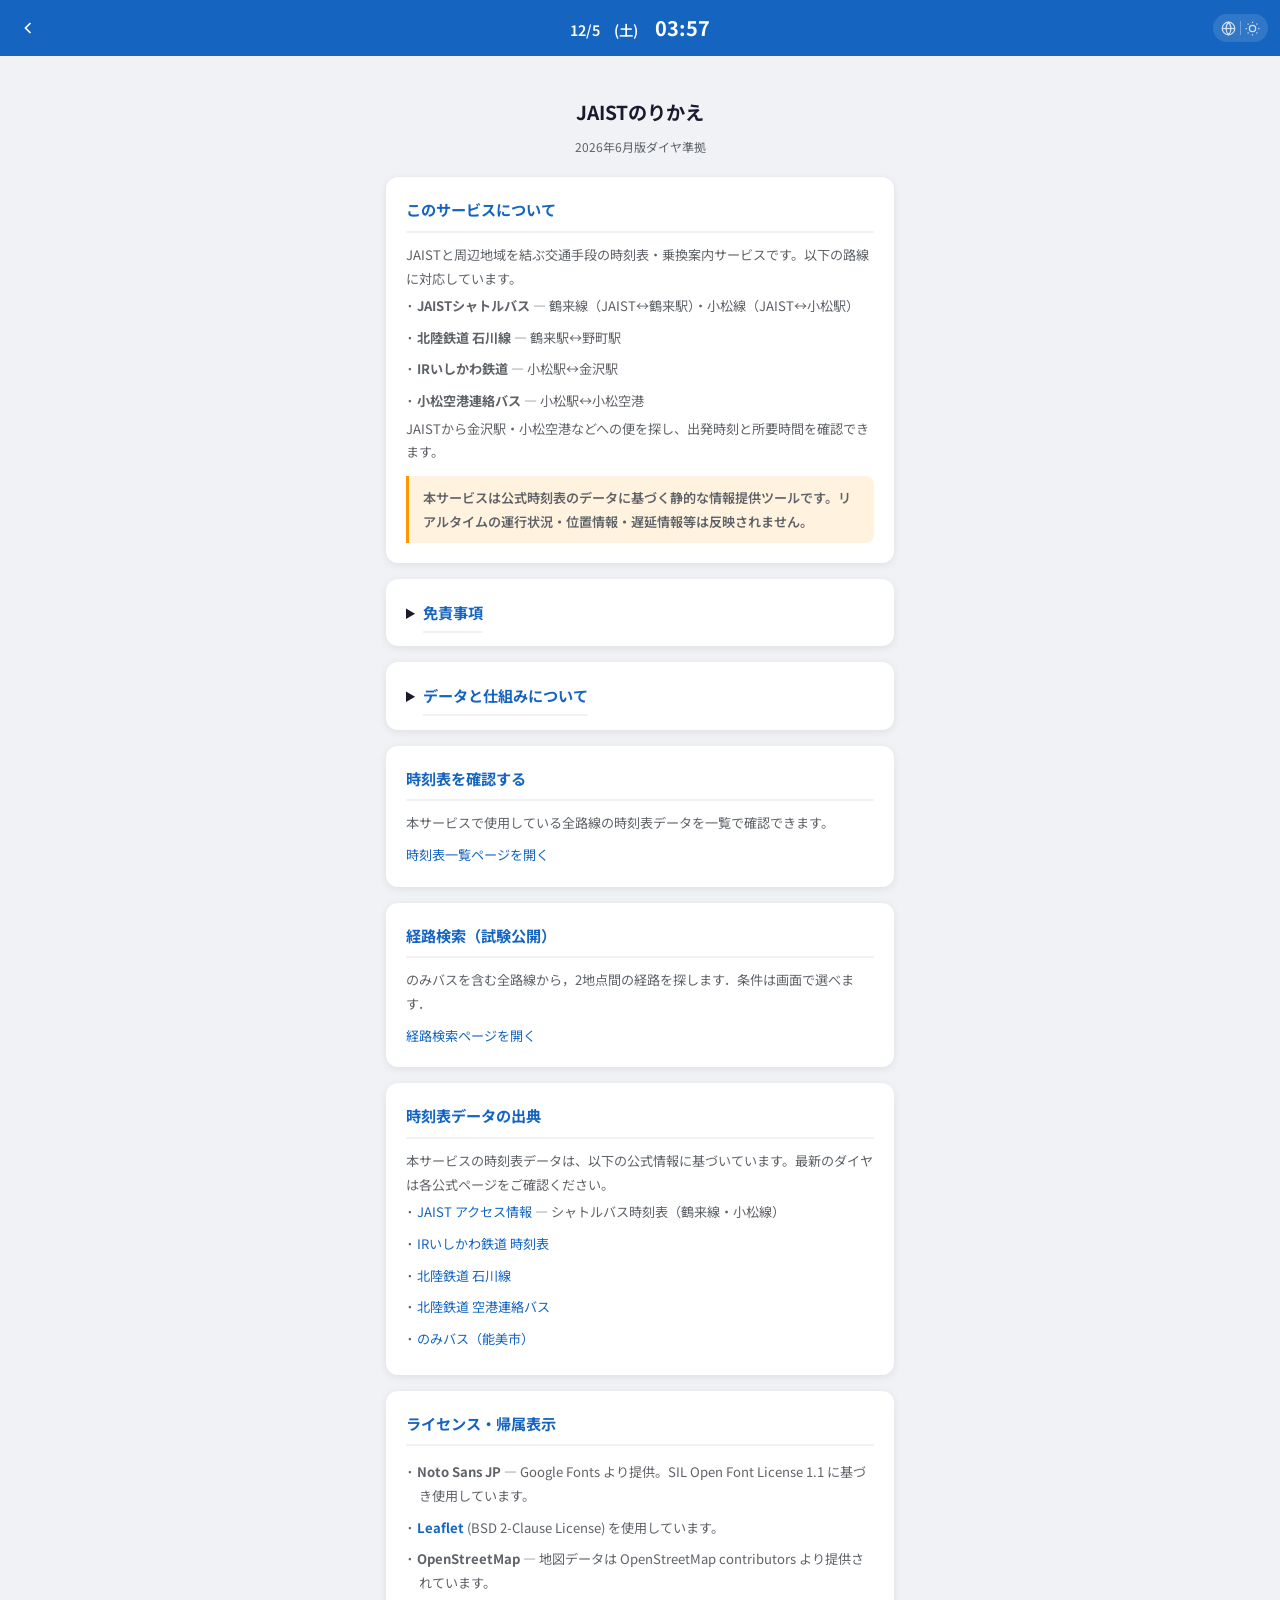
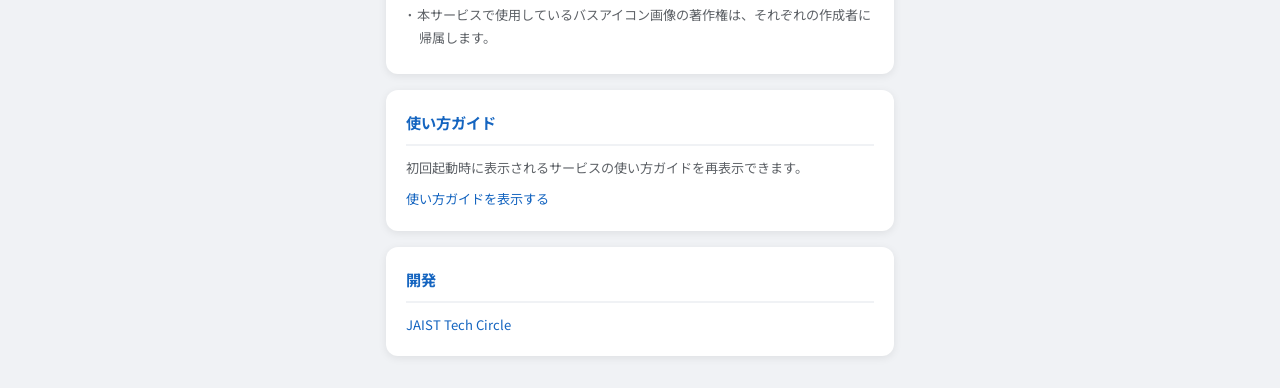
<file: public/about.html>
<!DOCTYPE html>
<html lang="ja" data-i18n-title="about.title">
<head>
<meta charset="UTF-8">
<meta name="viewport" content="width=device-width, initial-scale=1.0">
<title>このサービスについて - JAISTのりかえ</title>
<link rel="icon" type="image/png" href="favicon.png">
<link rel="preconnect" href="https://fonts.googleapis.com">
<link href="https://fonts.googleapis.com/css2?family=Noto+Sans+JP:wght@400;500;600;700&display=swap" rel="stylesheet">
<style>
*,*::before,*::after{box-sizing:border-box;margin:0;padding:0}
:root{
  --primary:#1565C0;
  --bg:#F0F2F5;
  --card:#FFFFFF;
  --text:#1A1A2E;
  --text-secondary:#5F6368;
  --border:#E0E0E0;
  --shadow:0 2px 8px rgba(0,0,0,0.08);
  --radius:12px;
  --header-height:56px;
}
html{font-size:16px}
body{
  font-family:'Noto Sans JP',sans-serif;
  background:var(--bg);
  color:var(--text);
  line-height:1.7;
  min-height:100dvh;
}
button{font-family:inherit;border:none;cursor:pointer;background:none}
header{
  height:var(--header-height);
  background:var(--primary);
  color:#fff;
  display:flex;
  align-items:center;
  padding:0 12px;
  position:sticky;
  top:0;
  z-index:10;
}
.header-side{display:flex;align-items:center;gap:6px;flex:1}
.header-right{justify-content:flex-end}
.header-center{
  display:flex;align-items:baseline;gap:4px;
  font-size:0.9rem;font-weight:600;
  font-variant-numeric:tabular-nums;
  flex-shrink:0;white-space:nowrap;
}
.header-center .header-time{font-size:1.25rem;font-weight:700;margin-left:4px}
.header-center #header-dow{display:inline-block;width:3em;text-align:center}
.back-btn{
  display:flex;align-items:center;justify-content:center;
  width:32px;height:32px;border-radius:50%;transition:background 0.2s;
  color:#fff;text-decoration:none;
}
.back-btn:hover{background:rgba(255,255,255,0.15)}
.back-btn svg{width:20px;height:20px}
.settings-dropdown{position:relative;flex-shrink:0}
.settings-dropdown-btn{
  color:#fff;opacity:0.8;background:rgba(255,255,255,0.15);
  padding:4px 8px;border-radius:14px;display:flex;align-items:center;gap:4px;
  height:28px;transition:opacity 0.2s,background 0.2s;cursor:pointer;
}
.settings-dropdown-btn:hover{opacity:1;background:rgba(255,255,255,0.3)}
.settings-dropdown.open .settings-dropdown-btn{opacity:1;background:rgba(255,255,255,0.3)}
.settings-sep{width:1px;height:14px;background:rgba(255,255,255,0.4);flex-shrink:0}
.settings-icon-moon{display:none}
[data-theme="dark"] .settings-icon-sun{display:none}
[data-theme="dark"] .settings-icon-moon{display:block}
.settings-backdrop{display:none;position:fixed;inset:0;z-index:1050}
.settings-dropdown.open .settings-backdrop{display:block}
.settings-dropdown-menu{
  display:none;position:absolute;top:calc(100% + 8px);right:0;
  background:var(--card);border-radius:12px;box-shadow:0 4px 20px rgba(0,0,0,0.18);
  min-width:160px;z-index:1100;padding:6px 0;animation:settingsDropIn 0.15s ease;
}
.settings-dropdown.open .settings-dropdown-menu{display:block}
@keyframes settingsDropIn{from{opacity:0;transform:translateY(-4px)}to{opacity:1;transform:translateY(0)}}
.settings-group{padding:4px 0}
.settings-group+.settings-group{border-top:1px solid var(--border)}
.settings-group-label{padding:6px 14px 2px;font-size:0.7rem;font-weight:700;color:var(--text-light,#9AA0A6);text-transform:uppercase;letter-spacing:0.5px}
.settings-option{display:flex;align-items:center;gap:8px;width:100%;padding:9px 14px;font-size:0.82rem;font-weight:500;color:var(--text);background:none;cursor:pointer;transition:background 0.12s}
.settings-option:hover{background:var(--bg)}
.settings-check{width:18px;font-size:0.85rem;font-weight:700;color:var(--primary);visibility:hidden;flex-shrink:0}
.settings-option.active .settings-check{visibility:visible}
.settings-option-sub{font-weight:400;color:var(--text-secondary);font-size:0.75rem;margin-left:2px}
.content{max-width:540px;margin:0 auto;padding:16px}
.card{
  background:var(--card);border-radius:var(--radius);
  box-shadow:var(--shadow);padding:20px;margin-bottom:16px;
}
.card h2{
  font-size:0.95rem;font-weight:700;color:var(--primary);
  margin-bottom:10px;padding-bottom:8px;border-bottom:2px solid var(--bg);
}
.card p,.card li{font-size:0.82rem;color:var(--text-secondary);line-height:1.8}
.card ul{list-style:none;padding:0}
.card li{padding:4px 0;padding-left:1em;text-indent:-1em}
.card li::before{content:"\00B7\0020";font-weight:700}
.card a{color:var(--primary);text-decoration:none}
.card a:hover{text-decoration:underline}
.app-name{text-align:center;padding:24px 0 8px;font-size:1.2rem;font-weight:700;color:var(--text)}
.app-version{text-align:center;font-size:0.75rem;color:var(--text-secondary);margin-bottom:20px}
.warn{
  background:#FFF8E1;border-left:3px solid #FFB300;
  padding:12px 16px;border-radius:0 var(--radius) var(--radius) 0;margin-bottom:16px;
}
.warn p{font-size:0.82rem;color:#5D4037;line-height:1.8}
.warn strong{color:#E65100}
.static-notice{
  margin-top:12px;padding:10px 14px;
  background:#FFF3E0;border-left:3px solid #FF9800;
  border-radius:0 8px 8px 0;
  font-size:0.82rem;font-weight:600;color:#E65100;line-height:1.7;
}
[data-theme="dark"] .static-notice{background:#332B00;color:#FFB300;border-left-color:#FFB300}

/* Dark theme */
[data-theme="dark"]{
  --primary:#64B5F6;--bg:#121212;--card:#1E1E1E;
  --text:#E0E0E0;--text-secondary:#9E9E9E;--border:#333;
  --shadow:0 2px 8px rgba(0,0,0,0.3);
}
[data-theme="dark"] header{background:#1A237E}
[data-theme="dark"] .warn{background:#332B00;border-left-color:#FFB300}
[data-theme="dark"] .warn p{color:#FFD54F}
[data-theme="dark"] .warn strong{color:#FFB300}
[data-theme="dark"] details summary h2{color:var(--primary-light,#42A5F5)}
</style>
<script>
(function(){
  var s = localStorage.getItem('theme');
  if (s) document.documentElement.setAttribute('data-theme', s);
  var l = localStorage.getItem('lang');
  if (l) document.documentElement.setAttribute('lang', l);
})();
</script>
</head>
<body>
<header>
  <div class="header-side header-left">
    <a href="index.html" class="back-btn" data-i18n-aria="header.back" aria-label="戻る">
      <svg viewBox="0 0 24 24" fill="none" stroke="currentColor" stroke-width="2"><path d="M15 18l-6-6 6-6"/></svg>
    </a>
  </div>
  <div class="header-center">
    <span id="header-date">--/--</span>
    <span id="header-dow">(-)</span>
    <span class="header-time" id="header-time">--:--</span>
  </div>
  <div class="header-side header-right">
    <div class="settings-dropdown" id="settings-dropdown">
      <div class="settings-backdrop" id="settings-backdrop"></div>
      <button class="settings-dropdown-btn" id="settings-dropdown-btn" aria-label="設定">
        <svg class="settings-icon-lang" viewBox="0 0 24 24" width="15" height="15" fill="none" stroke="currentColor" stroke-width="2"><circle cx="12" cy="12" r="10"/><line x1="2" y1="12" x2="22" y2="12"/><path d="M12 2a15.3 15.3 0 014 10 15.3 15.3 0 01-4 10 15.3 15.3 0 01-4-10 15.3 15.3 0 014-10z"/></svg>
        <span class="settings-sep"></span>
        <svg class="settings-icon-sun" viewBox="0 0 24 24" width="15" height="15" fill="none" stroke="currentColor" stroke-width="2"><circle cx="12" cy="12" r="5"/><path d="M12 1v2M12 21v2M4.22 4.22l1.42 1.42M18.36 18.36l1.42 1.42M1 12h2M21 12h2M4.22 19.78l1.42-1.42M18.36 5.64l1.42-1.42"/></svg>
        <svg class="settings-icon-moon" viewBox="0 0 24 24" width="15" height="15" fill="none" stroke="currentColor" stroke-width="2"><path d="M21 12.79A9 9 0 1 1 11.21 3 7 7 0 0 0 21 12.79z"/></svg>
      </button>
      <div class="settings-dropdown-menu" id="settings-dropdown-menu">
        <div class="settings-group">
          <div class="settings-group-label" data-i18n="settings.language">言語</div>
          <button class="settings-option" data-setting="lang" data-value="ja"><span class="settings-check">✓</span>JA <span class="settings-option-sub">日本語</span></button>
          <button class="settings-option" data-setting="lang" data-value="en"><span class="settings-check">✓</span>EN <span class="settings-option-sub">English</span></button>
        </div>
        <div class="settings-group">
          <div class="settings-group-label" data-i18n="settings.theme">テーマ</div>
          <button class="settings-option" data-setting="theme" data-value="light"><span class="settings-check">✓</span><span data-i18n="settings.light">ライト</span></button>
          <button class="settings-option" data-setting="theme" data-value="dark"><span class="settings-check">✓</span><span data-i18n="settings.dark">ダーク</span></button>
        </div>
      </div>
    </div>
  </div>
</header>

<div class="content">
  <div class="app-name" data-i18n="about.appName">JAISTのりかえ</div>
  <div class="app-version" data-i18n="about.appVersion">2026年6月版ダイヤ準拠</div>

  <div class="card">
    <h2 data-i18n="about.aboutHeading">このサービスについて</h2>
    <p data-i18n="about.aboutText">JAISTと周辺地域を結ぶ交通手段の時刻表・乗換案内サービスです。以下の路線に対応しています。</p>
    <ul>
      <li><strong data-i18n="about.route.shuttle">JAISTシャトルバス</strong> — <span data-i18n="about.route.shuttleDesc">鶴来線（JAIST↔鶴来駅）・小松線（JAIST↔小松駅）</span></li>
      <li><strong data-i18n="about.route.ishikawa">北陸鉄道 石川線</strong> — <span data-i18n="about.route.ishikawaDesc">鶴来駅↔野町駅</span></li>
      <li><strong data-i18n="about.route.ir">IRいしかわ鉄道</strong> — <span data-i18n="about.route.irDesc">小松駅↔金沢駅</span></li>
      <li><strong data-i18n="about.route.limo">小松空港連絡バス</strong> — <span data-i18n="about.route.limoDesc">小松駅↔小松空港</span></li>
    </ul>
    <p data-i18n="about.aboutFooter">JAISTから金沢駅・小松空港などへの便を探し、出発時刻と所要時間を確認できます。</p>
    <p class="static-notice" data-i18n="about.staticNotice">本サービスは公式時刻表のデータに基づく静的な情報提供ツールです。リアルタイムの運行状況・位置情報・遅延情報等は反映されません。</p>
  </div>

  <details class="card">
    <summary><h2 style="display:inline;cursor:pointer" data-i18n="about.disclaimerHeading">免責事項</h2></summary>
    <ul>
      <li data-i18n="about.disclaimer.1">本サービスはJAISTおよび各交通機関（IRいしかわ鉄道・北陸鉄道等）の公式サービスではありません。学生サークルが独自に開発した非公式の情報提供ツールです。</li>
      <li data-i18n="about.disclaimer.2">時刻表データや経路情報には誤りが含まれる可能性があります。内容の正確性・最新性を保証するものではありません。</li>
      <li data-i18n="about.disclaimer.3">本サービスの利用により生じたいかなる損害（乗り遅れ等を含む）についても、開発者は責任を負いかねます。</li>
      <li data-i18n="about.disclaimer.4">正確な運行情報については、各交通機関の公式サイトにてご確認ください。</li>
    </ul>
  </details>

  <details class="card">
    <summary><h2 style="display:inline;cursor:pointer" data-i18n="about.techHeading">データと仕組みについて</h2></summary>
    <ul>
      <li data-i18n="about.tech.static">本サービスは独自のサーバーを持たず、ユーザーデータの収集や送信は行っていません（フォント・地図等の外部サービスとの最低限の通信を除く）。</li>
      <li data-i18n="about.tech.timetable">時刻表データは各交通機関の公式時刻表PDFからプログラムで自動抽出して生成しています。リアルタイムの運行状況・遅延情報等は反映されません。</li>
      <li data-i18n="about.tech.validity">時刻表データには有効期間があり、ダイヤ改正により内容が変わる場合があります。最新のダイヤは各交通機関の公式サイトをご確認ください。</li>
      <li data-i18n="about.tech.airport">小松空港→小松駅の発車時刻は、航空便到着の約15分後・所要約12分として算出した推定値です。</li>
      <li data-i18n="about.tech.transfer">乗換検索では乗換駅ごとに設定された乗換時間（1〜5分）を用いて計算しています。実際の乗換には余裕をもって移動することをお勧めします。</li>
      <li data-i18n="about.tech.latestConn">乗換がある経路では、乗換駅での待ち時間が短くなるよう、できるだけ遅い便を表示します。余裕がほしいときは早めの便をお選びください。</li>
      <li data-i18n="about.tech.map">マップ上の経路やバス停・駅の位置は推測に基づいており、正確な位置を保証するものではありません。</li>
      <li data-i18n="about.tech.storage">お気に入りルートや表示設定（テーマ・言語）はお使いのブラウザに保存されます。ブラウザのサイトデータを削除した場合やプライベートモードでは保存されません。</li>
    </ul>
  </details>

  <div class="card">
    <h2 data-i18n="about.timetableHeading">時刻表を確認する</h2>
    <p data-i18n="about.timetableText">本サービスで使用している全路線の時刻表データを一覧で確認できます。</p>
    <p style="margin-top:8px"><a href="timetable.html" data-i18n="about.timetableLink">時刻表一覧ページを開く</a></p>
  </div>

  <div class="card">
    <h2 data-i18n="about.routeHeading">経路検索（試験公開）</h2>
    <p data-i18n="about.routeText">のみバスを含む全路線から，2地点間の経路を探します．条件は画面で選べます．</p>
    <p style="margin-top:8px"><a href="route.html" data-i18n="about.routeLink">経路検索ページを開く</a></p>
  </div>

  <div class="card">
    <h2 data-i18n="about.sourceHeading">時刻表データの出典</h2>
    <p data-i18n="about.sourceText">本サービスの時刻表データは、以下の公式情報に基づいています。最新のダイヤは各公式ページをご確認ください。</p>
    <ul>
      <li><a href="https://www.jaist.ac.jp/top/access/" target="_blank" rel="noopener" data-i18n="about.source.jaist">JAIST アクセス情報</a> — <span data-i18n="about.source.jaistDesc">シャトルバス時刻表（鶴来線・小松線）</span></li>
      <li><a href="https://www.ishikawa-railway.jp/timetable/" target="_blank" rel="noopener" data-i18n="about.source.ir">IRいしかわ鉄道 時刻表</a></li>
      <li><a href="https://www.hokutetsu.co.jp/railway/ishikawasen/" target="_blank" rel="noopener" data-i18n="about.source.hokutetsu">北陸鉄道 石川線</a></li>
      <li><a href="https://www.hokutetsu.co.jp/airport-bus#station_airport" target="_blank" rel="noopener" data-i18n="about.source.limo">北陸鉄道 空港連絡バス</a></li>
      <li><a href="https://www.city.nomi.ishikawa.jp/docs/1760.html" target="_blank" rel="noopener" data-i18n="about.source.nomi">のみバス（能美市）</a></li>
    </ul>
  </div>

  <div class="card">
    <h2 data-i18n="about.licenseHeading">ライセンス・帰属表示</h2>
    <ul>
      <li><strong>Noto Sans JP</strong> — <span data-i18n="about.license.noto">Google Fonts より提供。SIL Open Font License 1.1 に基づき使用しています。</span></li>
      <li><strong><a href="https://leafletjs.com/" target="_blank" rel="noopener">Leaflet</a></strong> (BSD 2-Clause License) <span data-i18n="about.license.leaflet">を使用しています。</span></li>
      <li><strong>OpenStreetMap</strong> — <span data-i18n="about.license.osm">地図データは OpenStreetMap contributors より提供されています。</span></li>
      <li><span data-i18n="about.license.busIcon">本サービスで使用しているバスアイコン画像の著作権は、それぞれの作成者に帰属します。</span></li>
    </ul>
  </div>

  <div class="card">
    <h2 data-i18n="about.tutorialHeading">使い方ガイド</h2>
    <p data-i18n="about.tutorialText">初回起動時に表示されるサービスの使い方ガイドを再表示できます。</p>
    <p style="margin-top:8px"><a href="index.html?tutorial=1" data-i18n="about.tutorialLink">使い方ガイドを表示する</a></p>
  </div>

  <div class="card">
    <h2 data-i18n="about.devHeading">開発</h2>
    <p><a href="https://www.jaist.ac.jp/misc/circles/tech/" target="_blank" rel="noopener">JAIST Tech Circle</a></p>
  </div>
</div>

<script src="js/debug.js"></script>
<script src="js/i18n.js"></script>
<script>
function updateClock() {
  var n = (typeof _getDebugDatetimeNow === 'function' && _getDebugDatetimeNow()) || new Date();
  var h = String(n.getHours()).padStart(2,'0');
  var m = String(n.getMinutes()).padStart(2,'0');
  document.getElementById('header-time').textContent = h + ':' + m;
}
function refreshUI() {
  applyStaticTranslations();
}
initSettingsDropdown();
applyStaticTranslations();
updateClock();
setInterval(updateClock, 10000);
</script>
</body>
</html>
</file>
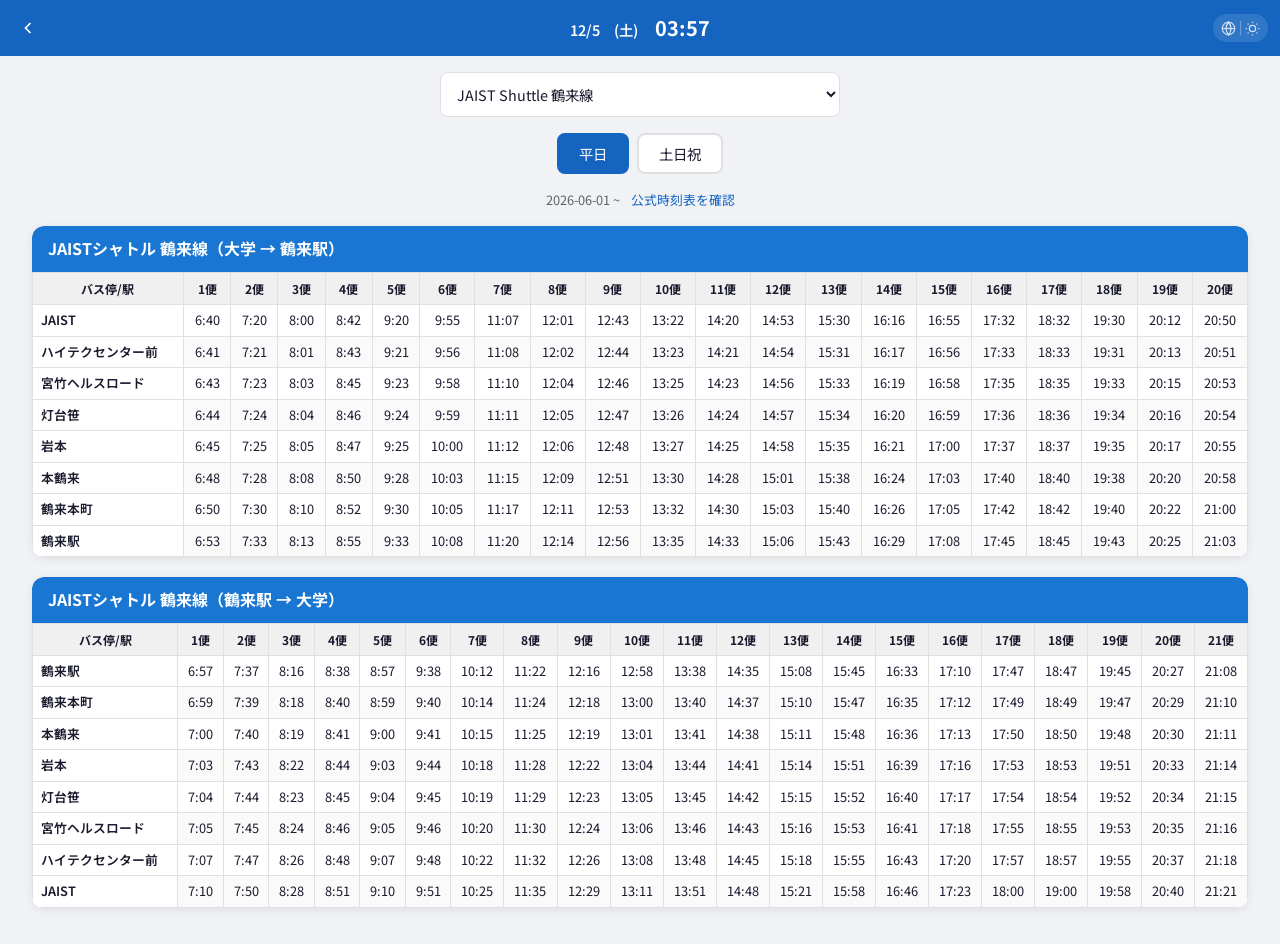
<file: public/timetable.html>
<!DOCTYPE html>
<html lang="ja" data-i18n-title="timetable.title">
<head>
<meta charset="UTF-8">
<meta name="viewport" content="width=device-width, initial-scale=1.0">
<title>時刻表一覧 - JAISTのりかえ</title>
<link rel="icon" type="image/png" href="favicon.png">
<link rel="preconnect" href="https://fonts.googleapis.com">
<link href="https://fonts.googleapis.com/css2?family=Noto+Sans+JP:wght@400;500;600;700&display=swap" rel="stylesheet">
<style>
*,*::before,*::after{box-sizing:border-box;margin:0;padding:0}
:root{
  --primary:#1565C0;
  --bg:#F0F2F5;
  --card:#FFFFFF;
  --text:#1A1A2E;
  --text-secondary:#5F6368;
  --border:#E0E0E0;
  --shadow:0 2px 8px rgba(0,0,0,0.08);
  --radius:12px;
  --header-height:56px;
}
[data-theme="dark"]{
  --primary:#64B5F6;
  --bg:#121212;
  --card:#1E1E1E;
  --text:#E0E0E0;
  --text-secondary:#9E9E9E;
  --border:#333;
  --shadow:0 2px 8px rgba(0,0,0,0.3);
}
[data-theme="dark"] header{background:#1A237E}
[data-theme="dark"] table{background:var(--card)}
[data-theme="dark"] th{background:#2A2A2A;border-color:#444;color:var(--text)}
[data-theme="dark"] td{border-color:#333;color:var(--text)}
[data-theme="dark"] tr:nth-child(even){background:#252525}
[data-theme="dark"] tr:hover{background:#333}
[data-theme="dark"] .route-note{background:#332B00;color:#FFD54F}
[data-theme="dark"] select{background:#2A2A2A;color:#E0E0E0;border-color:#444}
[data-theme="dark"] .route-header{opacity:0.85}
[data-theme="dark"] .tabs button{background:#2A2A2A;color:#9E9E9E;border-color:#444}
[data-theme="dark"] .tabs button.active{background:#283593;color:#E0E0E0;border-color:#283593}

html{font-size:16px}
body{
  font-family:'Noto Sans JP',sans-serif;
  background:var(--bg);
  color:var(--text);
  line-height:1.6;
  min-height:100dvh;
}
button{font-family:inherit;border:none;cursor:pointer;background:none}
header{
  height:var(--header-height);
  background:var(--primary);
  color:#fff;
  display:flex;
  align-items:center;
  padding:0 12px;
  position:sticky;
  top:0;
  z-index:10;
}
.header-side{display:flex;align-items:center;gap:6px;flex:1}
.header-right{justify-content:flex-end}
.header-center{
  display:flex;align-items:baseline;gap:4px;
  font-size:0.9rem;font-weight:600;
  font-variant-numeric:tabular-nums;
  flex-shrink:0;white-space:nowrap;
}
.header-center .header-time{font-size:1.25rem;font-weight:700;margin-left:4px}
.header-center #header-dow{display:inline-block;width:3em;text-align:center}
.back-btn{
  display:flex;align-items:center;justify-content:center;
  width:32px;height:32px;border-radius:50%;transition:background 0.2s;
  color:#fff;text-decoration:none;
}
.back-btn:hover{background:rgba(255,255,255,0.15)}
.back-btn svg{width:20px;height:20px}
.settings-dropdown{position:relative;flex-shrink:0}
.settings-dropdown-btn{
  color:#fff;opacity:0.8;background:rgba(255,255,255,0.15);
  padding:4px 8px;border-radius:14px;display:flex;align-items:center;gap:4px;
  height:28px;transition:opacity 0.2s,background 0.2s;cursor:pointer;
}
.settings-dropdown-btn:hover{opacity:1;background:rgba(255,255,255,0.3)}
.settings-dropdown.open .settings-dropdown-btn{opacity:1;background:rgba(255,255,255,0.3)}
.settings-sep{width:1px;height:14px;background:rgba(255,255,255,0.4);flex-shrink:0}
.settings-icon-moon{display:none}
[data-theme="dark"] .settings-icon-sun{display:none}
[data-theme="dark"] .settings-icon-moon{display:block}
.settings-backdrop{display:none;position:fixed;inset:0;z-index:1050}
.settings-dropdown.open .settings-backdrop{display:block}
.settings-dropdown-menu{
  display:none;position:absolute;top:calc(100% + 8px);right:0;
  background:var(--card);border-radius:12px;box-shadow:0 4px 20px rgba(0,0,0,0.18);
  min-width:160px;z-index:1100;padding:6px 0;animation:settingsDropIn 0.15s ease;
}
.settings-dropdown.open .settings-dropdown-menu{display:block}
@keyframes settingsDropIn{from{opacity:0;transform:translateY(-4px)}to{opacity:1;transform:translateY(0)}}
.settings-group{padding:4px 0}
.settings-group+.settings-group{border-top:1px solid var(--border)}
.settings-group-label{padding:6px 14px 2px;font-size:0.7rem;font-weight:700;color:var(--text-light,#9AA0A6);text-transform:uppercase;letter-spacing:0.5px}
.settings-option{display:flex;align-items:center;gap:8px;width:100%;padding:9px 14px;font-size:0.82rem;font-weight:500;color:var(--text);background:none;cursor:pointer;transition:background 0.12s}
.settings-option:hover{background:var(--bg)}
.settings-check{width:18px;font-size:0.85rem;font-weight:700;color:var(--primary);visibility:hidden;flex-shrink:0}
.settings-option.active .settings-check{visibility:visible}
.settings-option-sub{font-weight:400;color:var(--text-secondary);font-size:0.75rem;margin-left:2px}
.content{max-width:900px;margin:0 auto;padding:16px}
.controls{
  display:flex;justify-content:center;gap:12px;margin-bottom:16px;
  flex-wrap:wrap;align-items:center;
}
.controls select{
  padding:10px 12px;border:1px solid var(--border);border-radius:8px;
  font-size:0.9rem;background:var(--card);color:var(--text);
  cursor:pointer;max-width:400px;width:100%;font-family:inherit;
}
.tabs{display:flex;justify-content:center;gap:8px;margin-bottom:16px}
.tabs button{
  padding:8px 20px;border:2px solid var(--border);background:var(--card);
  color:var(--text);border-radius:8px;cursor:pointer;font-size:0.9rem;
  font-family:inherit;
}
.tabs button.active{background:var(--primary);color:#fff;border-color:var(--primary)}
.route-header{
  padding:10px 16px;color:#fff;border-radius:var(--radius) var(--radius) 0 0;
  font-size:1rem;font-weight:700;
}
.route-note{
  padding:4px 16px;background:#fff3e0;font-size:0.8rem;color:#e65100;
}
.shadow{
  box-shadow:var(--shadow);border-radius:var(--radius);
  overflow:hidden;margin-bottom:20px;
}
table{width:100%;border-collapse:collapse;background:var(--card)}
th{
  background:#f0f0f0;padding:6px 8px;font-size:0.75rem;
  white-space:nowrap;border:1px solid var(--border);
  position:sticky;top:0;
}
td{
  padding:5px 8px;text-align:center;font-size:0.8rem;
  border:1px solid var(--border);white-space:nowrap;
}
td:first-child,th:first-child{
  position:sticky;left:0;z-index:1;
  background:var(--card);
}
th:first-child{background:#f0f0f0}
[data-theme="dark"] th:first-child{background:#2A2A2A}
td:first-child{font-weight:600;text-align:left;white-space:normal}
tr:nth-child(even){background:#fafafa}
tr:hover{background:#e3f2fd}
.table-scroll{overflow-x:auto;-webkit-overflow-scrolling:touch}
.loading{text-align:center;padding:32px;color:var(--text-secondary);font-size:0.85rem}
.meta-text{text-align:center;color:var(--text-secondary);font-size:0.8rem;margin-bottom:16px}
.meta-text a{color:var(--primary);text-decoration:none;margin-left:8px}
.meta-text a:hover{text-decoration:underline}

/* PC: full width */
@media(min-width:768px){
  .content{max-width:100%;padding:16px 32px}
}
</style>
<script>
(function(){
  var s = localStorage.getItem('theme');
  if (s) document.documentElement.setAttribute('data-theme', s);
  var l = localStorage.getItem('lang');
  if (l) document.documentElement.setAttribute('lang', l);
})();
</script>
</head>
<body>
<header>
  <div class="header-side header-left">
    <a href="about.html" class="back-btn" data-i18n-aria="header.back" aria-label="戻る">
      <svg viewBox="0 0 24 24" fill="none" stroke="currentColor" stroke-width="2"><path d="M15 18l-6-6 6-6"/></svg>
    </a>
  </div>
  <div class="header-center">
    <span id="header-date">--/--</span>
    <span id="header-dow">(-)</span>
    <span class="header-time" id="header-time">--:--</span>
  </div>
  <div class="header-side header-right">
    <div class="settings-dropdown" id="settings-dropdown">
      <div class="settings-backdrop" id="settings-backdrop"></div>
      <button class="settings-dropdown-btn" id="settings-dropdown-btn" aria-label="設定">
        <svg class="settings-icon-lang" viewBox="0 0 24 24" width="15" height="15" fill="none" stroke="currentColor" stroke-width="2"><circle cx="12" cy="12" r="10"/><line x1="2" y1="12" x2="22" y2="12"/><path d="M12 2a15.3 15.3 0 014 10 15.3 15.3 0 01-4 10 15.3 15.3 0 01-4-10 15.3 15.3 0 014-10z"/></svg>
        <span class="settings-sep"></span>
        <svg class="settings-icon-sun" viewBox="0 0 24 24" width="15" height="15" fill="none" stroke="currentColor" stroke-width="2"><circle cx="12" cy="12" r="5"/><path d="M12 1v2M12 21v2M4.22 4.22l1.42 1.42M18.36 18.36l1.42 1.42M1 12h2M21 12h2M4.22 19.78l1.42-1.42M18.36 5.64l1.42-1.42"/></svg>
        <svg class="settings-icon-moon" viewBox="0 0 24 24" width="15" height="15" fill="none" stroke="currentColor" stroke-width="2"><path d="M21 12.79A9 9 0 1 1 11.21 3 7 7 0 0 0 21 12.79z"/></svg>
      </button>
      <div class="settings-dropdown-menu" id="settings-dropdown-menu">
        <div class="settings-group">
          <div class="settings-group-label" data-i18n="settings.language">言語</div>
          <button class="settings-option" data-setting="lang" data-value="ja"><span class="settings-check">✓</span>JA <span class="settings-option-sub">日本語</span></button>
          <button class="settings-option" data-setting="lang" data-value="en"><span class="settings-check">✓</span>EN <span class="settings-option-sub">English</span></button>
        </div>
        <div class="settings-group">
          <div class="settings-group-label" data-i18n="settings.theme">テーマ</div>
          <button class="settings-option" data-setting="theme" data-value="light"><span class="settings-check">✓</span><span data-i18n="settings.light">ライト</span></button>
          <button class="settings-option" data-setting="theme" data-value="dark"><span class="settings-check">✓</span><span data-i18n="settings.dark">ダーク</span></button>
        </div>
      </div>
    </div>
  </div>
</header>

<div class="content">
  <div class="controls">
    <select id="jsonSelect" onchange="loadSelected()">
      <option value="" data-i18n="timetable.selectRoute">-- 路線を選択 --</option>
    </select>
  </div>

  <div class="tabs" id="dayTabs"></div>

  <div class="meta-text" id="meta"></div>
  <div id="content"><div class="loading" data-i18n="timetable.selectPrompt">路線を選択してください</div></div>
</div>

<script src="js/debug.js"></script>
<script src="js/i18n.js"></script>
<script>
function updateClock() {
  var n = (typeof _getDebugDatetimeNow === 'function' && _getDebugDatetimeNow()) || new Date();
  var h = String(n.getHours()).padStart(2,'0');
  var m = String(n.getMinutes()).padStart(2,'0');
  document.getElementById('header-time').textContent = h + ':' + m;
}

// JSON_FILES: dropdown entries. file = manifest base name (e.g. 'shuttle_komatsu')
const JSON_FILES = [
  { file: 'shuttle_tsurugi', i18nKey: 'timetable.route.shuttle_tsurugi', color: '#1976D2', sourceUrl: 'https://www.jaist.ac.jp/top/access/' },
  { file: 'shuttle_komatsu', i18nKey: 'timetable.route.shuttle_komatsu', color: '#43A047', sourceUrl: 'https://www.jaist.ac.jp/top/access/' },
  { file: 'ishikawa_line',   i18nKey: 'timetable.route.ishikawa_line',   color: '#6A1B9A', sourceUrl: 'https://www.hokutetsu.co.jp/railway/ishikawasen/' },
  { file: 'ir_ishikawa',     i18nKey: 'timetable.route.ir_ishikawa',     color: '#E65100', sourceUrl: 'https://www.ishikawa-railway.jp/timetable/' },
  { file: 'limo_komatsu',    i18nKey: 'timetable.route.limo_komatsu',    color: '#00838F', sourceUrl: 'https://www.hokutetsu.co.jp/airport-bus#station_airport' },
  { file: 'nomi_renkei_kitamawari',   i18nKey: 'timetable.route.nomi_renkei_kitamawari',   color: '#E91E63', sourceUrl: 'https://www.city.nomi.ishikawa.jp/docs/1760.html' },
  { file: 'nomi_renkei_minamimawari', i18nKey: 'timetable.route.nomi_renkei_minamimawari', color: '#7B1FA2', sourceUrl: 'https://www.city.nomi.ishikawa.jp/docs/1760.html' },
  { file: 'nomi_renkei_nichu',        i18nKey: 'timetable.route.nomi_renkei_nichu',        color: '#0288D1', sourceUrl: 'https://www.city.nomi.ishikawa.jp/docs/1760.html' },
  { file: 'nomi_renkei_teraiko',      i18nKey: 'timetable.route.nomi_renkei_teraiko',      color: '#00897B', sourceUrl: 'https://www.city.nomi.ishikawa.jp/docs/1760.html' },
  { file: 'nomi_kanko_matsui',        i18nKey: 'timetable.route.nomi_kanko_matsui',        color: '#F57C00', sourceUrl: 'https://www.city.nomi.ishikawa.jp/docs/1760.html' },
  { file: 'nomi_kanko_tojimura',      i18nKey: 'timetable.route.nomi_kanko_tojimura',      color: '#FF8F00', sourceUrl: 'https://www.city.nomi.ishikawa.jp/docs/1760.html' },
  { file: 'nomi_junkan_negami',       i18nKey: 'timetable.route.nomi_junkan_negami',       color: '#558B2F', sourceUrl: 'https://www.city.nomi.ishikawa.jp/docs/1760.html' },
  { file: 'nomi_junkan_terai',        i18nKey: 'timetable.route.nomi_junkan_terai',        color: '#2E7D32', sourceUrl: 'https://www.city.nomi.ishikawa.jp/docs/1760.html' },
  { file: 'nomi_junkan_iwamoto',      i18nKey: 'timetable.route.nomi_junkan_iwamoto',      color: '#795548', sourceUrl: 'https://www.city.nomi.ishikawa.jp/docs/1760.html' },
  { file: 'nomi_junkan_takaza',       i18nKey: 'timetable.route.nomi_junkan_takaza',       color: '#6D4C41', sourceUrl: 'https://www.city.nomi.ishikawa.jp/docs/1760.html' },
  { file: 'nomi_junkan_nagaya',       i18nKey: 'timetable.route.nomi_junkan_nagaya',       color: '#37474F', sourceUrl: 'https://www.city.nomi.ishikawa.jp/docs/1760.html' },
  { file: 'nomi_junkan_tsubono',      i18nKey: 'timetable.route.nomi_junkan_tsubono',      color: '#455A64', sourceUrl: 'https://www.city.nomi.ishikawa.jp/docs/1760.html' },
];
let currentColor = '#666';
let data = null;          // currently loaded regular JSON (from data/regular/*)
let currentDay = 'weekday';
let _manifest = { regular: {}, special: {} };
let _specialDataCache = {};  // schedule_key -> special JSON (per-base)

const select = document.getElementById('jsonSelect');
JSON_FILES.forEach(function(entry) {
  var opt = document.createElement('option');
  opt.value = entry.file;
  opt.textContent = t(entry.i18nKey);
  opt.dataset.i18nKey = entry.i18nKey;
  select.appendChild(opt);
});

async function loadManifestForTimetable() {
  try {
    var res = await fetch('data/manifest.json');
    _manifest = await res.json();
  } catch (e) {
    console.warn('Failed to load manifest:', e);
  }
}

// Same fallback rule as app.js pickRegularEntry
function pickRegularEntry(entries, todayStrVal) {
  if (!entries || entries.length === 0) return undefined;
  var covering = entries.filter(function(e) {
    return e.valid_from <= todayStrVal && (e.valid_until === null || todayStrVal <= e.valid_until);
  });
  if (covering.length > 0) {
    return covering.reduce(function(a, b) { return a.valid_from > b.valid_from ? a : b; });
  }
  var expired = entries.filter(function(e) {
    return e.valid_from <= todayStrVal && e.valid_until !== null && e.valid_until < todayStrVal;
  });
  if (expired.length > 0) {
    return expired.reduce(function(a, b) { return a.valid_from > b.valid_from ? a : b; });
  }
  return undefined;
}

async function loadSelected() {
  var base = select.value;
  if (!base) return;
  document.getElementById('content').innerHTML = '<div class="loading">' + t('timetable.loading') + '</div>';
  try {
    var entries = (_manifest.regular && _manifest.regular[base]) || [];
    var picked = pickRegularEntry(entries, todayStr());
    if (!picked) throw new Error('no regular file');
    var res = await fetch('data/regular/' + picked.file);
    if (!res.ok) throw new Error(res.status);
    data = await res.json();
    data._base = base;          // remember which segment_file base this is
    _specialDataCache = {};     // reset; will lazy-load when special tab clicked
    var entry = JSON_FILES.find(function(e) { return e.file === base; });
    currentColor = entry ? entry.color : '#666';
    renderDayTabs();
    // If currentDay is a special key (carried over from a previous segment),
    // make sure that special's data is loaded for the new segment before rendering.
    if (currentDay !== 'weekday' && currentDay !== 'weekend') {
      await ensureSpecialLoaded(currentDay);
    }
    updateMeta();
    render();
  } catch (e) {
    document.getElementById('content').innerHTML =
      '<div class="loading">' + t('timetable.loadError') + e.message + '</div>';
  }
}

// Get manifest.special entries for the currently displayed base segment.
// Skip fallback_to entries (they aren't tabbable; they reuse weekday/weekend).
function getCurrentSpecialEntries() {
  if (!data || !data._base) return [];
  var entries = (_manifest.special && _manifest.special[data._base]) || [];
  return entries.filter(function(e) { return e.schedule_key && e.file; });
}

// Determine visible tab keys.
// Always: weekday, weekend.
// Plus: any special whose [display_from, display_until] covers today.
function getVisibleDayKeys() {
  var keys = ['weekday', 'weekend'];
  var today = todayStr();
  getCurrentSpecialEntries().forEach(function(e) {
    var df = e.display_from || (e.apply_periods && e.apply_periods[0] && e.apply_periods[0].from);
    var du = e.display_until || (e.apply_periods && e.apply_periods[e.apply_periods.length - 1] && e.apply_periods[e.apply_periods.length - 1].until);
    if (df && today < df) return;
    if (du && today > du) return;
    keys.push(e.schedule_key);
  });
  return keys;
}

function todayStr() {
  if (typeof debugTodayStr === 'function') return debugTodayStr();
  var n = new Date();
  return n.getFullYear() + '-' +
    String(n.getMonth() + 1).padStart(2, '0') + '-' +
    String(n.getDate()).padStart(2, '0');
}

function dayLabel(key) {
  if (key === 'weekday') return t('timetable.weekday');
  if (key === 'weekend') return t('timetable.weekend');
  var found = getCurrentSpecialEntries().find(function(e) { return e.schedule_key === key; });
  if (!found) return key;
  if (currentLang === 'en' && found.label_en) return found.label_en;
  if (found.label_ja) return found.label_ja;
  return key;
}

function renderDayTabs() {
  var container = document.getElementById('dayTabs');
  container.innerHTML = '';
  var keys = getVisibleDayKeys();
  if (keys.indexOf(currentDay) < 0) currentDay = 'weekday';
  keys.forEach(function(k) {
    var btn = document.createElement('button');
    btn.textContent = dayLabel(k);
    if (k === currentDay) btn.classList.add('active');
    btn.addEventListener('click', function() { switchDay(k, btn); });
    container.appendChild(btn);
  });
}

// Lazy-load a special file into _specialDataCache for the current base.
async function ensureSpecialLoaded(scheduleKey) {
  if (_specialDataCache[scheduleKey]) return _specialDataCache[scheduleKey];
  var entry = getCurrentSpecialEntries().find(function(e) { return e.schedule_key === scheduleKey; });
  if (!entry) return null;
  try {
    var res = await fetch('data/special/' + entry.file);
    if (!res.ok) throw new Error(res.status);
    _specialDataCache[scheduleKey] = await res.json();
    return _specialDataCache[scheduleKey];
  } catch (e) {
    console.warn('Failed to load special file', entry.file, e);
    return null;
  }
}

function updateMeta() {
  if (!data) return;
  var vf = null;
  var vu = null;
  if (currentDay === 'weekday' || currentDay === 'weekend') {
    vf = data.meta && data.meta.valid_from;
    vu = data.meta && data.meta.valid_until;
  } else {
    var sp = _specialDataCache[currentDay];
    if (sp && sp.meta) {
      // for specials, show apply period rather than valid_from/until
      var aps = sp.meta.apply_periods || [];
      if (aps.length > 0) {
        vf = aps[0].from;
        vu = aps[aps.length - 1].until;
      }
    }
  }
  var metaHtml = '';
  if (vf && vu) metaHtml = vf + ' ~ ' + vu;
  else if (vf) metaHtml = vf + ' ~';

  var entry = JSON_FILES.find(function(e) { return e.file === select.value; });
  if (entry && entry.sourceUrl) {
    if (metaHtml) metaHtml += ' ';
    metaHtml += '<a href="' + entry.sourceUrl + '" target="_blank" rel="noopener">' + t('timetable.sourceLink') + '</a>';
  }
  document.getElementById('meta').innerHTML = metaHtml;
}

async function switchDay(day, btn) {
  currentDay = day;
  document.querySelectorAll('.tabs button').forEach(function(b) { b.classList.remove('active'); });
  if (btn) btn.classList.add('active');
  if (!data) return;
  // For special tabs, lazy-load the special file before rendering
  if (day !== 'weekday' && day !== 'weekend') {
    await ensureSpecialLoaded(day);
  }
  updateMeta();
  render();
}

// Returns the routes array to render, depending on currentDay.
// - weekday/weekend: from regular `data` (the JSON loaded into `data`)
// - special key: from the loaded special JSON in _specialDataCache, falling back
//   to whatever 'default' schedules the special routes have
function getRenderRoutes() {
  if (currentDay === 'weekday' || currentDay === 'weekend') return data.routes;
  var sp = _specialDataCache[currentDay];
  if (!sp) return [];
  return sp.routes;
}

// Get trips for a route under currentDay.
// For special: route.schedules.default
// For regular: route.schedules[currentDay]
function getRouteTrips(route) {
  if (currentDay === 'weekday' || currentDay === 'weekend') {
    return route.schedules[currentDay] || [];
  }
  return (route.schedules && route.schedules.default) || [];
}

function render() {
  var container = document.getElementById('content');
  container.innerHTML = '';
  var routes = getRenderRoutes();

  routes.forEach(function(route) {
    var trips = getRouteTrips(route);
    var stops = route.stops;

    var wrapper = document.createElement('div');
    wrapper.className = 'shadow';

    var header = document.createElement('div');
    header.className = 'route-header';
    header.style.background = currentColor;
    header.textContent = tSegRouteName(route.name);
    wrapper.appendChild(header);

    if (route.note) {
      var note = document.createElement('div');
      note.className = 'route-note';
      note.textContent = tNote(route.note);
      wrapper.appendChild(note);
    }

    var scroll = document.createElement('div');
    scroll.className = 'table-scroll';

    var table = document.createElement('table');
    var thead = document.createElement('thead');
    var headerRow = document.createElement('tr');
    var thStop = document.createElement('th');
    thStop.textContent = t('timetable.stopHeader');
    thStop.style.minWidth = '80px';
    headerRow.appendChild(thStop);

    trips.forEach(function(_, i) {
      var th = document.createElement('th');
      th.textContent = t('timetable.tripNum', { n: i + 1 });
      headerRow.appendChild(th);
    });
    thead.appendChild(headerRow);
    table.appendChild(thead);

    var tbody = document.createElement('tbody');
    stops.forEach(function(stop, si) {
      var tr = document.createElement('tr');
      var tdStop = document.createElement('td');
      tdStop.textContent = tStop(stop);
      tr.appendChild(tdStop);

      trips.forEach(function(trip) {
        var td = document.createElement('td');
        td.textContent = trip[si] || '\u2015';
        tr.appendChild(td);
      });
      tbody.appendChild(tr);
    });
    table.appendChild(tbody);
    scroll.appendChild(table);
    wrapper.appendChild(scroll);
    container.appendChild(wrapper);
  });
}

// Override refreshUI for timetable page
function refreshUI() {
  // Re-translate route select options
  select.querySelectorAll('option').forEach(function(opt) {
    if (opt.dataset.i18nKey) opt.textContent = t(opt.dataset.i18nKey);
    else if (opt.dataset.i18n) opt.textContent = t(opt.dataset.i18n);
  });
  // Re-render table if data loaded
  if (data) {
    renderDayTabs();
    updateMeta();
    render();
  } else {
    var contentEl = document.getElementById('content');
    if (contentEl) contentEl.innerHTML = '<div class="loading">' + t('timetable.selectPrompt') + '</div>';
  }
}

initSettingsDropdown();
applyStaticTranslations();
updateClock();
setInterval(updateClock, 10000);

// Load manifest first, then auto-load first option
(async function bootstrapTimetable() {
  await loadManifestForTimetable();
  select.selectedIndex = 1;
  await loadSelected();
})();
</script>
</body>
</html>
</file>
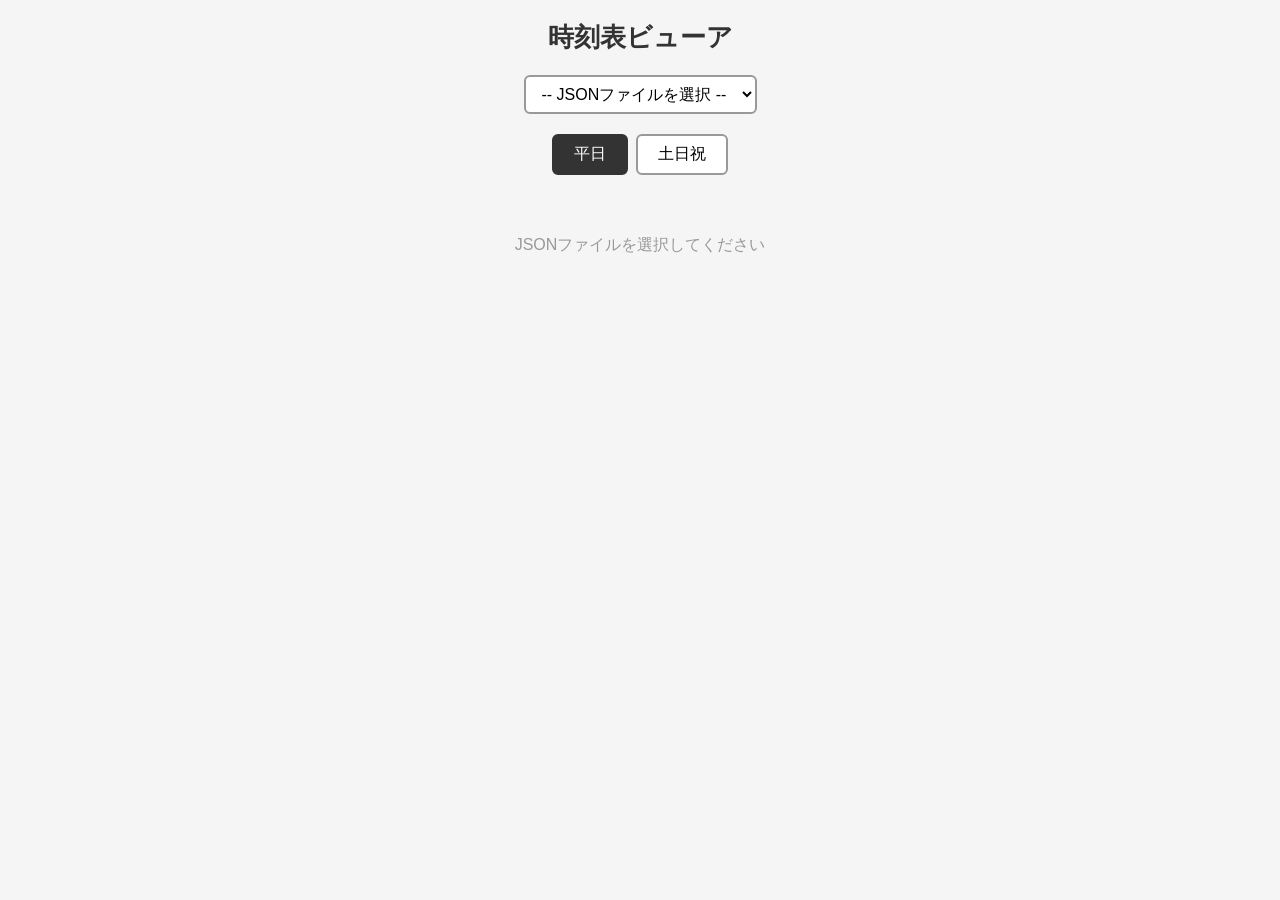
<file: tools/timetable_viewer.html>
<!DOCTYPE html>
<html lang="ja">
<head>
<meta charset="UTF-8">
<meta name="viewport" content="width=device-width, initial-scale=1.0">
<title>時刻表ビューア</title>
<style>
  * { margin: 0; padding: 0; box-sizing: border-box; }
  body { font-family: 'Helvetica Neue', Arial, 'Hiragino Sans', sans-serif; background: #f5f5f5; padding: 20px; color: #333; }
  h1 { text-align: center; margin-bottom: 4px; font-size: 1.6em; }
  .meta { text-align: center; color: #666; margin-bottom: 20px; font-size: 0.9em; }
  .controls { display: flex; justify-content: center; gap: 12px; margin-bottom: 20px; flex-wrap: wrap; align-items: center; }
  .controls select { padding: 8px 12px; border: 2px solid #999; border-radius: 6px; font-size: 1em; background: #fff; cursor: pointer; max-width: 400px; }
  .controls select:focus { border-color: #333; outline: none; }
  .tabs { display: flex; justify-content: center; gap: 8px; margin-bottom: 20px; }
  .tabs button { padding: 8px 20px; border: 2px solid #999; background: #fff; border-radius: 6px; cursor: pointer; font-size: 1em; }
  .tabs button.active { background: #333; color: #fff; border-color: #333; }
  .route-header { padding: 10px 16px; color: #fff; border-radius: 8px 8px 0 0; font-size: 1.1em; font-weight: bold; }
  .route-note { padding: 4px 16px; background: #fff3e0; font-size: 0.85em; color: #e65100; }
  table { width: 100%; border-collapse: collapse; background: #fff; }
  th { background: #f0f0f0; padding: 6px 8px; font-size: 0.8em; white-space: nowrap; border: 1px solid #ddd; position: sticky; top: 0; }
  td { padding: 5px 8px; text-align: center; font-size: 0.85em; border: 1px solid #eee; white-space: nowrap; }
  tr:nth-child(even) { background: #fafafa; }
  tr:hover { background: #e3f2fd; }
  .shadow { box-shadow: 0 2px 8px rgba(0,0,0,0.1); border-radius: 8px; overflow: hidden; margin-bottom: 24px; }
  .loading { text-align: center; padding: 40px; color: #999; }
</style>
</head>
<body>

<h1 id="title">時刻表ビューア</h1>
<div class="meta" id="meta"></div>

<div class="controls">
  <select id="jsonSelect" onchange="loadSelected()">
    <option value="">-- JSONファイルを選択 --</option>
  </select>
</div>

<div class="tabs">
  <button class="active" onclick="switchDay('weekday')">平日</button>
  <button onclick="switchDay('weekend')">土日祝</button>
</div>

<div id="content"><div class="loading">JSONファイルを選択してください</div></div>

<script>
// 最新の出力フォルダを指定（run_all.py 実行後に更新）
const OUTPUT_DIR = 'output/20260324_212754';

const JSON_FILES = [
  { file: OUTPUT_DIR + '/shuttle_tsurugi.json', label: 'JAISTシャトル鶴来線' },
  { file: OUTPUT_DIR + '/shuttle_komatsu.json', label: 'JAISTシャトル小松線' },
  { file: OUTPUT_DIR + '/ishikawa_line.json', label: '北陸鉄道 石川線' },
  { file: OUTPUT_DIR + '/ir_ishikawa.json', label: 'IRいしかわ鉄道' },
  { file: OUTPUT_DIR + '/limo_komatsu.json', label: '小松空港連絡バス' },
];

let data = null;
let currentDay = 'weekday';

// セレクタを構築
const select = document.getElementById('jsonSelect');
JSON_FILES.forEach(entry => {
  const opt = document.createElement('option');
  opt.value = entry.file;
  opt.textContent = entry.label;
  select.appendChild(opt);
});

async function loadSelected() {
  const file = select.value;
  if (!file) return;

  document.getElementById('content').innerHTML = '<div class="loading">読み込み中...</div>';

  try {
    const res = await fetch(file);
    if (!res.ok) throw new Error(res.status);
    data = await res.json();
    const name = data.meta.university_name || data.meta.railway_name || data.meta.operator || '';
    document.getElementById('title').textContent = name + ' 時刻表';
    const vf = data.meta.valid_from;
    const vu = data.meta.valid_until;
    let metaText = '';
    if (vf && vu) {
      metaText = '有効期間: ' + vf + ' ～ ' + vu;
    } else if (vf) {
      metaText = vf + ' 改正～';
    }
    document.getElementById('meta').textContent = metaText;
    render();
  } catch (e) {
    const box = document.createElement('div');
    box.className = 'loading';
    box.textContent = '読み込みに失敗しました: ' + e.message;
    const content = document.getElementById('content');
    content.innerHTML = '';
    content.appendChild(box);
  }
}

function switchDay(day) {
  currentDay = day;
  document.querySelectorAll('.tabs button').forEach(b => b.classList.remove('active'));
  event.target.classList.add('active');
  if (data) render();
}

function render() {
  const container = document.getElementById('content');
  container.innerHTML = '';

  data.routes.forEach(route => {
    const trips = route.schedules[currentDay];
    const stops = route.stops;

    const wrapper = document.createElement('div');
    wrapper.className = 'shadow';

    const header = document.createElement('div');
    header.className = 'route-header';
    header.style.background = route.color;
    header.textContent = route.name + '（' + trips.length + '便）';
    wrapper.appendChild(header);

    if (route.note) {
      const note = document.createElement('div');
      note.className = 'route-note';
      note.textContent = route.note;
      wrapper.appendChild(note);
    }

    const table = document.createElement('table');
    const thead = document.createElement('thead');
    const headerRow = document.createElement('tr');
    const thStop = document.createElement('th');
    thStop.textContent = 'バス停/駅';
    headerRow.appendChild(thStop);

    trips.forEach((_, i) => {
      const th = document.createElement('th');
      th.textContent = (i + 1) + '便';
      headerRow.appendChild(th);
    });
    thead.appendChild(headerRow);
    table.appendChild(thead);

    const tbody = document.createElement('tbody');
    stops.forEach((stop, si) => {
      const tr = document.createElement('tr');
      const tdStop = document.createElement('td');
      tdStop.style.fontWeight = 'bold';
      tdStop.style.textAlign = 'left';
      tdStop.textContent = stop;
      tr.appendChild(tdStop);

      trips.forEach(trip => {
        const td = document.createElement('td');
        td.textContent = trip[si] || '―';
        tr.appendChild(td);
      });
      tbody.appendChild(tr);
    });
    table.appendChild(tbody);
    wrapper.appendChild(table);

    container.appendChild(wrapper);
  });
}
</script>
</body>
</html>
</file>
